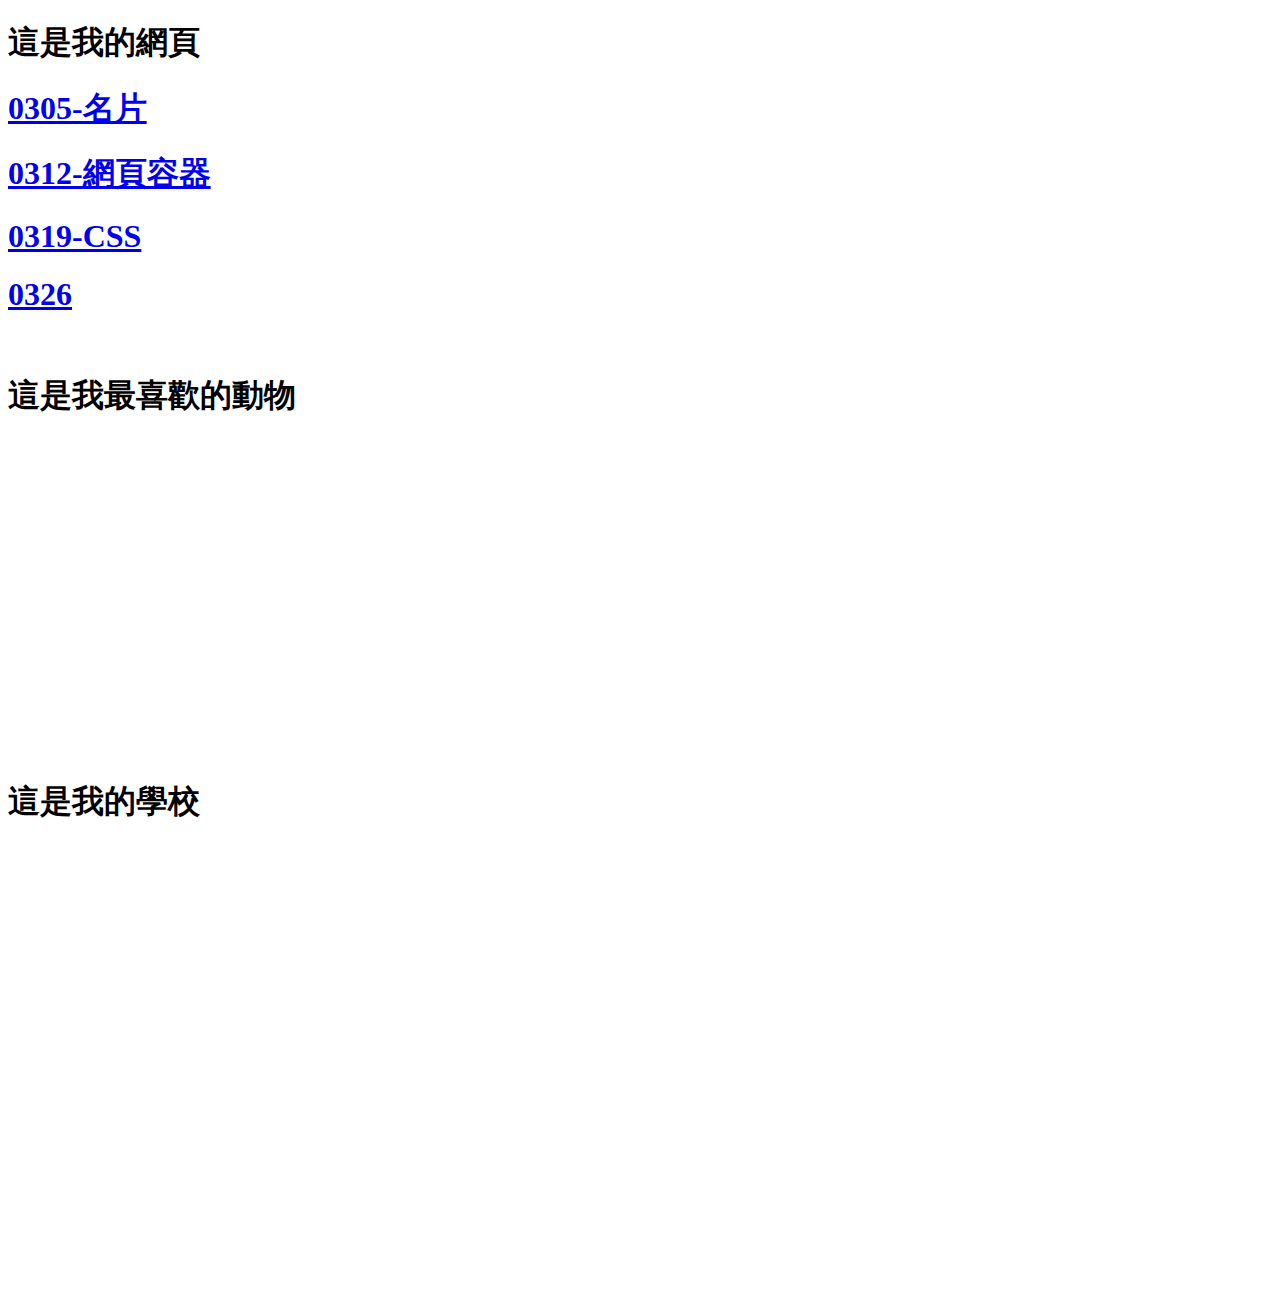
<file: index.html>
<!DOCTYPE html>

<html>

	<head>
		<meta charset="utf-8">
		<title>我的網頁</title>
			
	</head>
	
	<body>
	
	<h1>這是我的網頁</h1>	
		<h1><a href="0319/0305/index.html"target="_blank">0305-名片</a></h1>
		<h1><a href="0312/w0312.html">0312-網頁容器</a></h1>
		<h1><a href="0319/index.html">0319-CSS</a></h1>
		<h1><a href="0326/index.html">0326</a></h1>
	<p>&nbsp;</p>
	<h1>這是我最喜歡的動物</h1>
		<iframe width="560" height="315" src="https://www.youtube.com/embed/zu7O_UfIdXs?si=Sk9-nRSBZCZwFET3" title="YouTube video player" frameborder="0" allow="accelerometer; autoplay; clipboard-write; encrypted-media; gyroscope; picture-in-picture; web-share" allowfullscreen></iframe>
		<h1>這是我的學校</h1>
		<iframe src="https://www.google.com/maps/embed?pb=!1m18!1m12!1m3!1d3615.278402433826!2d121.54206247604688!3d25.024624377822555!2m3!1f0!2f0!3f0!3m2!1i1024!2i768!4f13.1!3m3!1m2!1s0x3442a908a8232611%3A0xeebfb2d71a5025c7!2z5ZyL56uL6Ie65YyX5pWZ6IKy5aSn5a24!5e0!3m2!1szh-TW!2stw!4v1708998201811!5m2!1szh-TW!2stw" width="600" height="450" style="border:0;" allowfullscreen="" loading="lazy" referrerpolicy="no-referrer-when-downgrade"></iframe>
	</body>

</html>
</file>
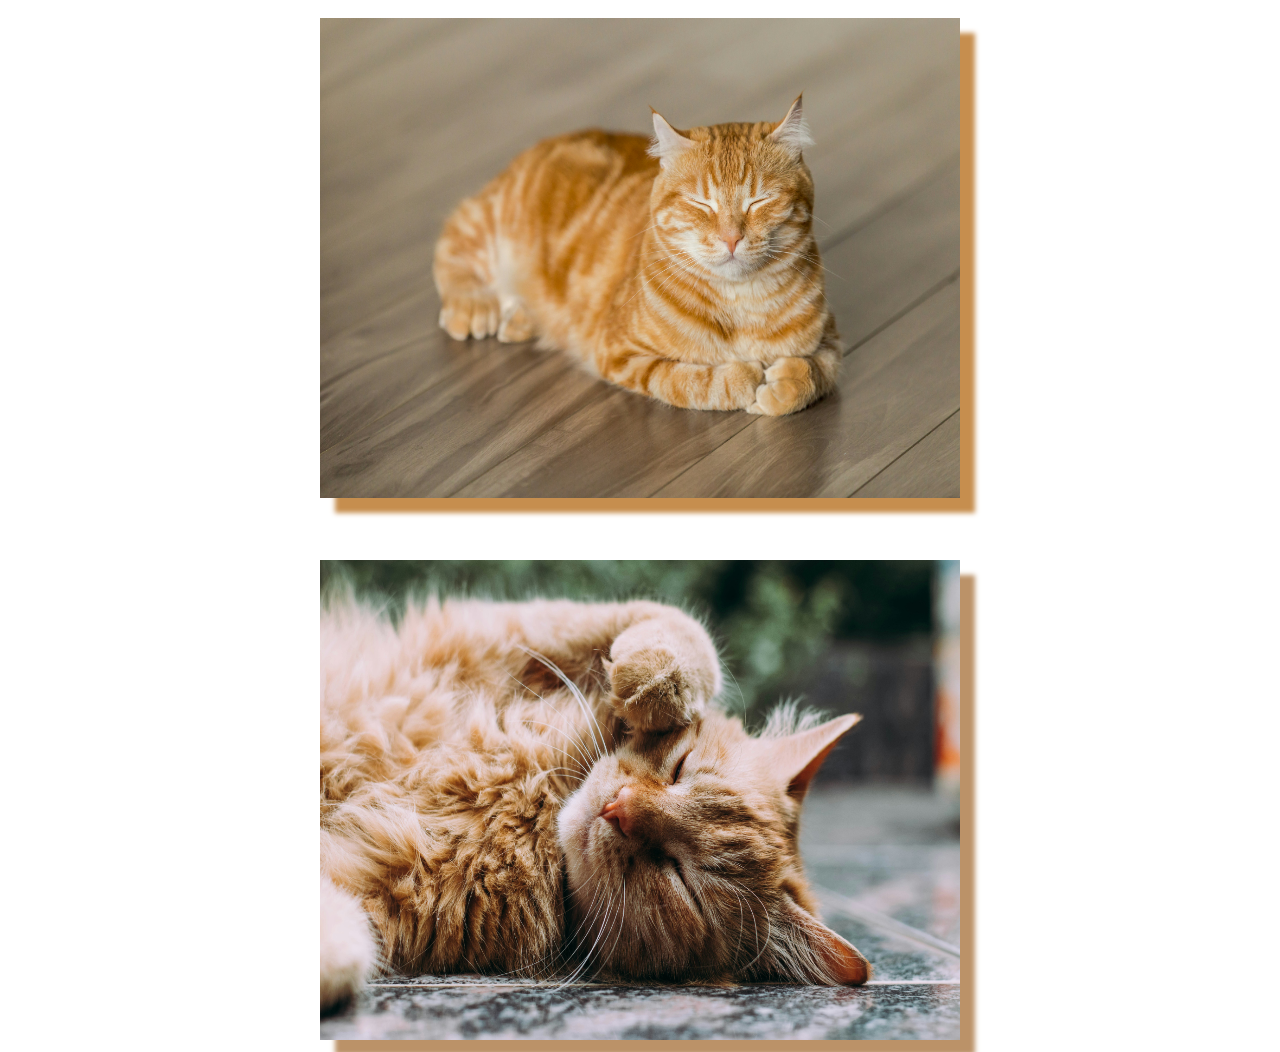
<file: 0319/index.html>
<!doctype html>
<html>
<head>
<meta charset="utf-8">
<title>CSS part-I</title>
<link href="css/style.css" rel="stylesheet" type="text/css">
</head>

<body>
	<div id="Caption" class="title1">
      <p><img src="image/michael-sum-LEpfefQf4rU-unsplash.jpg" width="640" height="480" alt=""/> 
      </p>
      <p>&nbsp;</p>
	</div>
	<div id="maincontent" class="main1">
    	<img src="image/ludemeula-fernandes-9UUoGaaHtNE-unsplash.jpg" width="640" height="480" alt=""/> 
	</div>
</body>
</html>
</file>
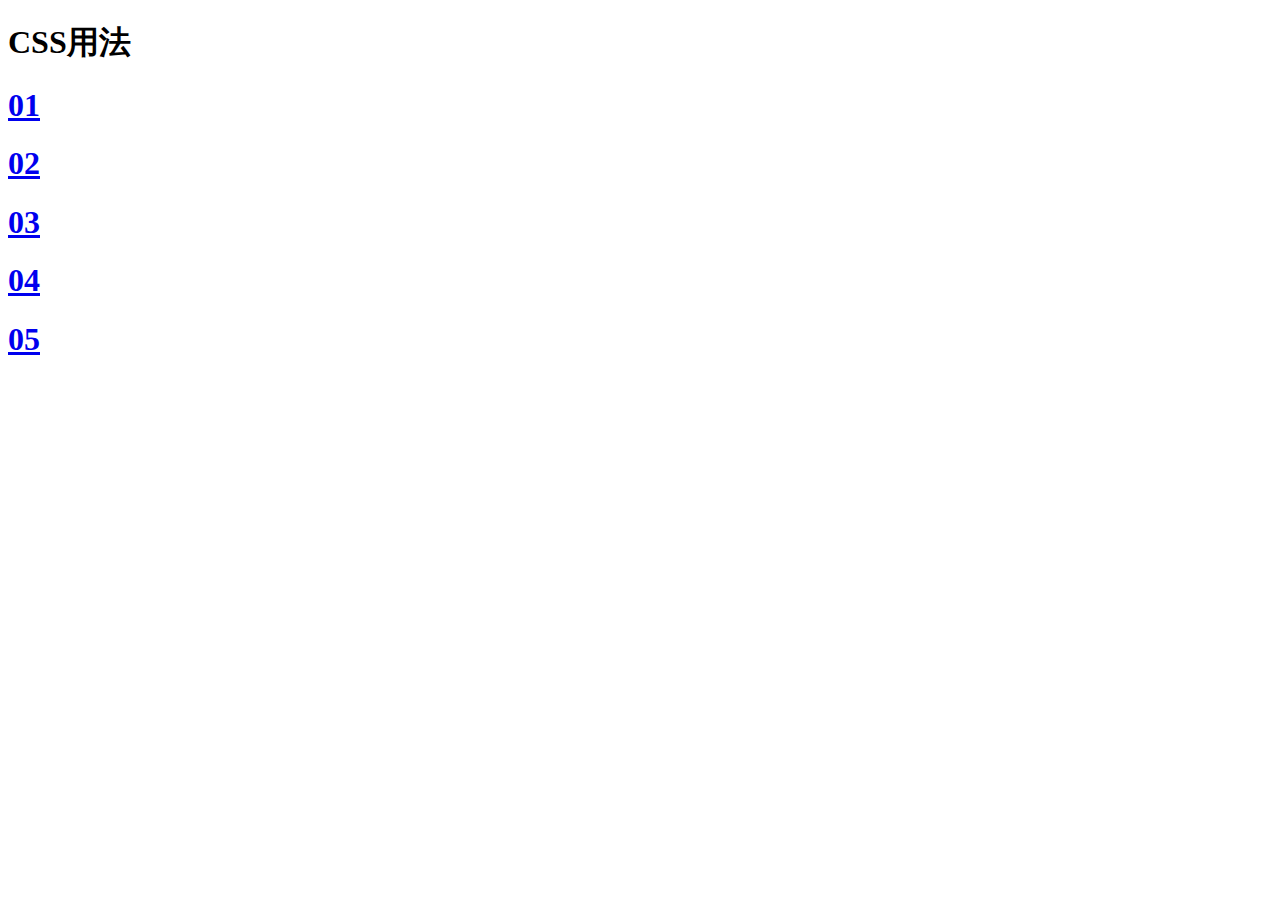
<file: 0326/index.html>
<!doctype html>
<html>
<head>
<meta charset="utf-8">
<title>無標題文件</title>
</head>

<body>
<h1>CSS用法</h1>
	<h1><a href="0326-1.html">01</a></h1>
	<h1><a href="0326-2.html">02</a></h1>
	<h1><a href="0326-3.html">03</a></h1>
	<h1><a href="0326-4.html">04</a></h1>
	<h1><a href="0326-5.html">05</a></h1>
</body>
</html>
</file>
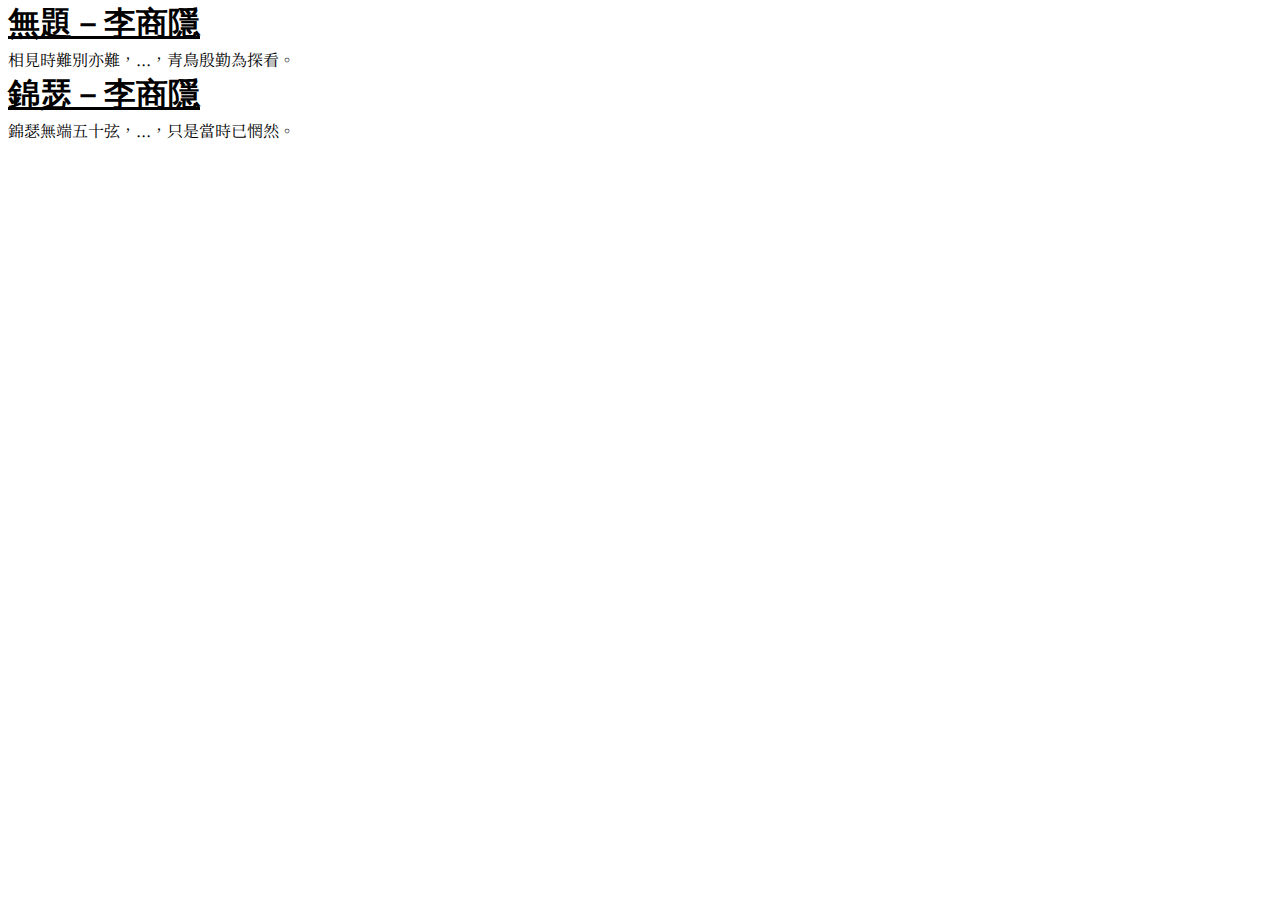
<file: 0326/0326-5.html>
<!doctype html>
<html>
<head>
<meta charset="utf-8">
<title>5</title>
	<link href="css/css.css" rel="stylesheet" type="text/css">
	<link rel="preconnect" href="https://fonts.googleapis.com">
	<link rel="preconnect" href="https://fonts.gstatic.com" crossorigin>
	<link href="https://fonts.googleapis.com/css2?family=Noto+Serif+TC&display=swap" rel="stylesheet">
</head>

<body>
	<h1 >無題－李商隱</h1>
    <p style ="font-family:Noto Serif TC;">相見時難別亦難，...，青鳥殷勤為探看。</p>
    <h1>錦瑟－李商隱</h1>
    <p style ="font-family:Noto Serif TC;">錦瑟無端五十弦，...，只是當時已惘然。</p>
</body>
</html>
</file>
<file: 0319/css/style.css>
@charset "utf-8";
.title1 {
    color: #8D00DF;
    font-size: large;
    text-align: center;
}

.main1 {
    text-shadow: 0px 0px;
    text-align: center;
    color: #C8A9FC;
}
#Caption img {
    -webkit-box-shadow: 15px 15px 5px #C68E4E;
    box-shadow: 15px 15px 5px #C68E4E;
}
#maincontent img {
    text-shadow: 15px 15px 5px #CF8C46;
    -webkit-box-shadow: 15px 15px 5px 0px #BB9268;
    box-shadow: 15px 15px 5px 0px #BB9268;
}
</file>
<file: 0326/css/css.css>
@charset "utf-8";
h1 {
    text-decoration: underline;
    font-style: normal;
    line-height: 5px;
    font-size: xx-large;
}
p {
}
</file>
